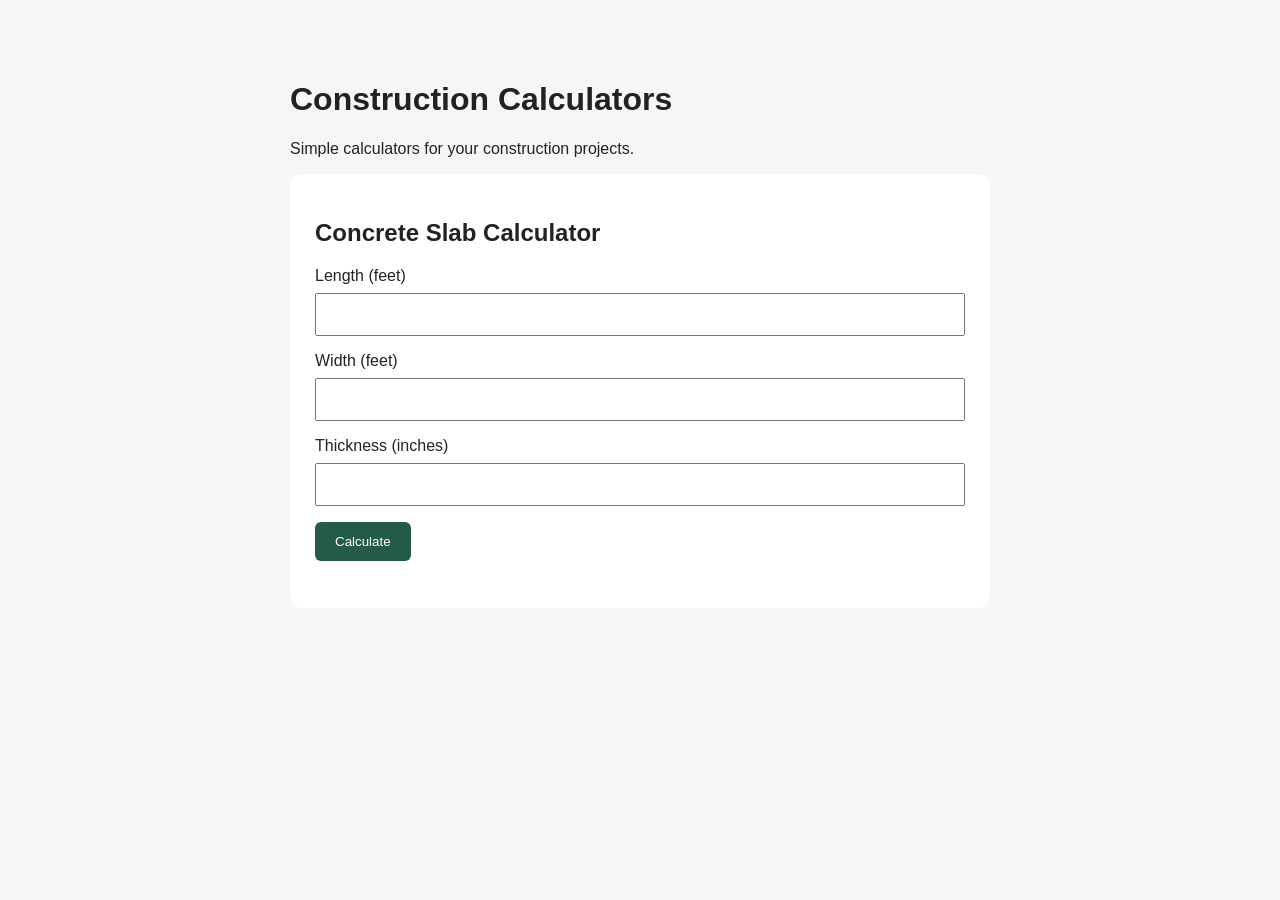
<file: Index.html>
<!DOCTYPE html>
<html lang="en">
<head>
  <meta charset="UTF-8">
  <meta name="viewport" content="width=device-width, initial-scale=1">
  <title>Construction Calculators</title>
  <style>
    body { font-family: Arial, sans-serif; max-width: 700px; margin: 40px auto; padding: 20px; background: #f5f6f8; color: #222; }
    .calculator { background: white; padding: 25px; border-radius: 12px; }
    input { display: block; width: 100%; box-sizing: border-box; padding: 12px; margin: 8px 0 16px; }
    button { padding: 12px 20px; background: #245b46; color: white; border: none; border-radius: 6px; cursor: pointer; }
    #result { font-size: 22px; font-weight: bold; }
  </style>
</head>
<body>
  <h1>Construction Calculators</h1>
  <p>Simple calculators for your construction projects.</p>
  <div class="calculator">
    <h2>Concrete Slab Calculator</h2>
    <label for="length">Length (feet)</label>
    <input id="length" type="number" min="0" step="any">
    <label for="width">Width (feet)</label>
    <input id="width" type="number" min="0" step="any">
    <label for="thickness">Thickness (inches)</label>
    <input id="thickness" type="number" min="0" step="any">
    <button onclick="calculate()">Calculate</button>
    <p id="result" aria-live="polite"></p>
  </div>
  <script>
    function calculate() {
      const l = Number(document.getElementById('length').value);
      const w = Number(document.getElementById('width').value);
      const t = Number(document.getElementById('thickness').value);
      const result = document.getElementById('result');
      if (l <= 0 || w <= 0 || t <= 0) {
        result.textContent = 'Enter positive dimensions.';
        return;
      }
      const yards = l * w * (t / 12) / 27;
      result.textContent = 'Concrete needed: ' + yards.toFixed(2) + ' cubic yards';
    }
  </script>
</body>
</html>
</file>
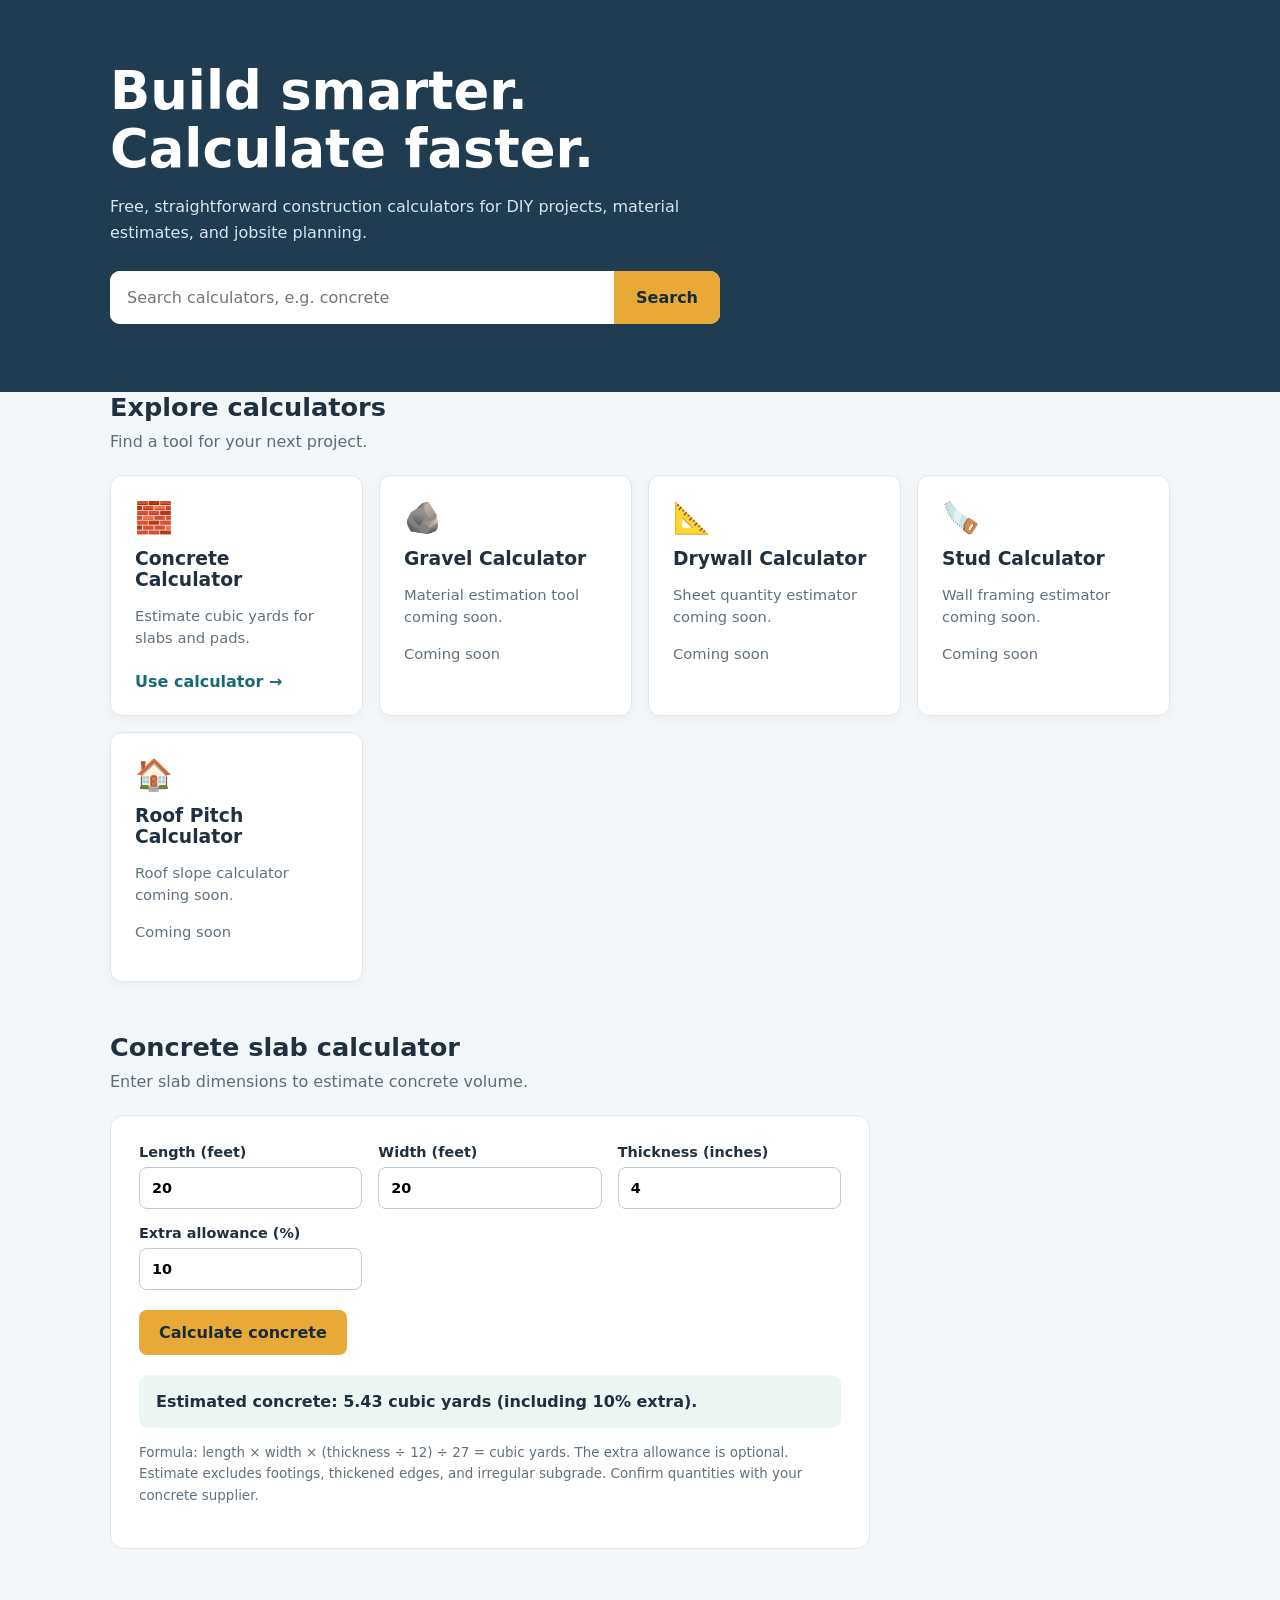
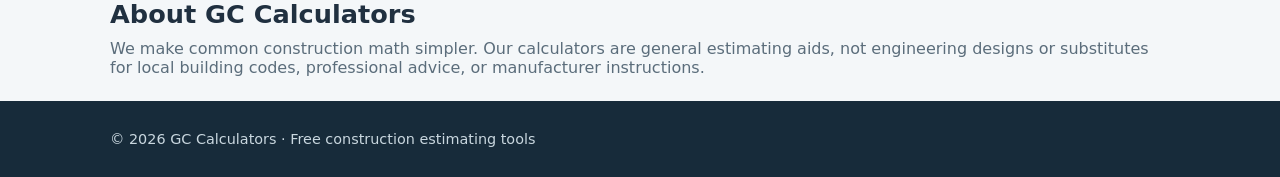
<file: index.html>
<!doctype html>
<html lang="en">
<head>
<meta charset="utf-8"><meta name="viewport" content="width=device-width,initial-scale=1">
<meta name="description" content="Free construction calculators for concrete, gravel, drywall, framing, and roofing projects.">
<title>GC Calculators | Free Construction Calculators</title>
<style>
:root{font-family:system-ui,-apple-system,Segoe UI,sans-serif;color:#203040;background:#f4f7f9}*{box-sizing:border-box}body{margin:0}a{color:inherit;text-decoration:none}button,input{font:inherit}.wrap{max-width:1100px;margin:auto;padding:0 20px}.top{background:#172b3a;color:#fff}.nav{display:flex;align-items:center;justify-content:space-between;gap:16px;min-height:76px;flex-wrap:wrap}.brand{font-size:1.4rem;font-weight:800}.brand span{color:#ffbd4a}.links{display:flex;gap:20px;flex-wrap:wrap;font-size:.92rem}.links a:hover{color:#ffbd4a}.hero{background:#203c50;color:white;padding:62px 0 68px}.hero h1{font-size:clamp(2rem,5vw,3.3rem);line-height:1.1;margin:0 0 16px}.hero p{color:#d8e5ee;max-width:600px;line-height:1.6}.search{display:flex;background:#fff;max-width:610px;border-radius:10px;overflow:hidden;margin-top:26px}.search input{border:0;outline:0;padding:17px;flex:1;min-width:0;color:#172b3a}.search button{background:#e9a936;border:0;padding:0 22px;font-weight:700;color:#172b3a;cursor:pointer}main{padding:40px 0 70px}h2{font-size:1.6rem;margin:0 0 10px}.sub{color:#5b6d7b;margin:0 0 24px}.cards{display:grid;grid-template-columns:repeat(auto-fit,minmax(220px,1fr));gap:16px}.card{background:#fff;border:1px solid #e0e7ec;border-radius:12px;padding:24px;box-shadow:0 3px 12px #142a3909}.card .symbol{font-size:1.9rem}.card h3{margin:12px 0 8px}.card p{color:#60717e;line-height:1.5;font-size:.92rem}.card a{display:inline-block;color:#176b74;font-weight:700;margin-top:8px}.card[hidden]{display:none}.section{margin-top:50px}.calc{background:#fff;border:1px solid #dfe7eb;border-radius:14px;padding:28px;max-width:760px}.fields{display:grid;grid-template-columns:repeat(auto-fit,minmax(170px,1fr));gap:16px}.fields label{display:block;font-weight:650;font-size:.9rem}.fields input{width:100%;padding:12px;margin-top:7px;border:1px solid #bfcbd2;border-radius:8px}.primary{background:#e9a936;color:#172b3a;border:0;border-radius:8px;padding:13px 20px;font-weight:750;cursor:pointer;margin-top:20px}.result{background:#edf6f3;padding:17px;border-radius:9px;margin-top:20px;font-weight:750}.note{color:#61717d;font-size:.84rem;line-height:1.6}.empty{display:none;margin-top:20px;color:#6b3940}footer{background:#172b3a;color:#c9d7df;padding:30px 0;font-size:.9rem}footer a{text-decoration:underline}@media(max-width:540px){.nav{padding:15px 0}.links{gap:12px}.hero{padding:42px 0}.search button{padding:0 13px}.calc{padding:20px}}
</style>
</head>
<body>
<section class="hero" id="home"><div class="wrap"><h1>Build smarter.<br>Calculate faster.</h1><p>Free, straightforward construction calculators for DIY projects, material estimates, and jobsite planning.</p><form class="search" id="searchForm" role="search"><input id="searchInput" type="search" placeholder="Search calculators, e.g. concrete" aria-label="Search calculators"><button type="submit">Search</button></form></div></section>
<main class="wrap"><section id="calculators"><h2>Explore calculators</h2><p class="sub">Find a tool for your next project.</p><div class="cards" id="cards">
<article class="card" data-terms="concrete slab cement volume cubic yards"><div class="symbol">🧱</div><h3>Concrete Calculator</h3><p>Estimate cubic yards for slabs and pads.</p><a href="concrete.html">Use calculator →</a></article>
<article class="card" data-terms="gravel stone aggregate driveway"><div class="symbol">🪨</div><h3>Gravel Calculator</h3><p>Material estimation tool coming soon.</p><p class="note">Coming soon</p></article>
<article class="card" data-terms="drywall sheetrock wall panels"><div class="symbol">📐</div><h3>Drywall Calculator</h3><p>Sheet quantity estimator coming soon.</p><p class="note">Coming soon</p></article>
<article class="card" data-terms="framing studs lumber walls"><div class="symbol">🪚</div><h3>Stud Calculator</h3><p>Wall framing estimator coming soon.</p><p class="note">Coming soon</p></article>
<article class="card" data-terms="roof roofing pitch slope"><div class="symbol">🏠</div><h3>Roof Pitch Calculator</h3><p>Roof slope calculator coming soon.</p><p class="note">Coming soon</p></article>
</div><p id="empty" class="empty" role="status">No matching calculators found. Try another search.</p></section>
<section class="section" id="concrete"><h2>Concrete slab calculator</h2><p class="sub">Enter slab dimensions to estimate concrete volume.</p><div class="calc"><form id="concreteForm"><div class="fields"><label>Length (feet)<input name="length" type="number" min="0.01" step="any" value="20" required></label><label>Width (feet)<input name="width" type="number" min="0.01" step="any" value="20" required></label><label>Thickness (inches)<input name="thickness" type="number" min="0.01" step="any" value="4" required></label><label>Extra allowance (%)<input name="waste" type="number" min="0" max="100" step="any" value="10" required></label></div><button class="primary" type="submit">Calculate concrete</button></form><div id="result" class="result" role="status" aria-live="polite">Estimated concrete: 5.43 cubic yards (including 10% extra).</div><p class="note">Formula: length × width × (thickness ÷ 12) ÷ 27 = cubic yards. The extra allowance is optional. Estimate excludes footings, thickened edges, and irregular subgrade. Confirm quantities with your concrete supplier.</p></div></section>
<section class="section" id="about"><h2>About GC Calculators</h2><p class="sub">We make common construction math simpler. Our calculators are general estimating aids, not engineering designs or substitutes for local building codes, professional advice, or manufacturer instructions.</p></section></main>
<footer><div class="wrap">© <span id="year"></span> GC Calculators · Free construction estimating tools</div></footer>
<script>
document.getElementById('year').textContent=new Date().getFullYear();
const search=document.getElementById('searchInput');const cards=[...document.querySelectorAll('.card')];
function filter(){const q=search.value.trim().toLowerCase();let count=0;cards.forEach(c=>{const match=(c.textContent+' '+c.dataset.terms).toLowerCase().includes(q);c.hidden=!match;if(match)count++});document.getElementById('empty').style.display=count?'none':'block'}
search.addEventListener('input',filter);document.getElementById('searchForm').addEventListener('submit',e=>{e.preventDefault();filter();document.getElementById('calculators').scrollIntoView({behavior:'smooth'})});
document.getElementById('concreteForm').addEventListener('submit',e=>{e.preventDefault();const f=e.currentTarget;const l=Number(f.elements.length.value),w=Number(f.elements.width.value),t=Number(f.elements.thickness.value),extra=Number(f.elements.waste.value);const output=document.getElementById('result');if(![l,w,t,extra].every(Number.isFinite)||l<=0||w<=0||t<=0||extra<0||extra>100){output.textContent='Please enter valid positive dimensions and an allowance from 0% to 100%.';return}const base=l*w*(t/12)/27;output.textContent=`Estimated concrete: ${(base*(1+extra/100)).toFixed(2)} cubic yards (base ${base.toFixed(2)} yd³; including ${extra}% extra).`});
</script>
</body></html>
</file>
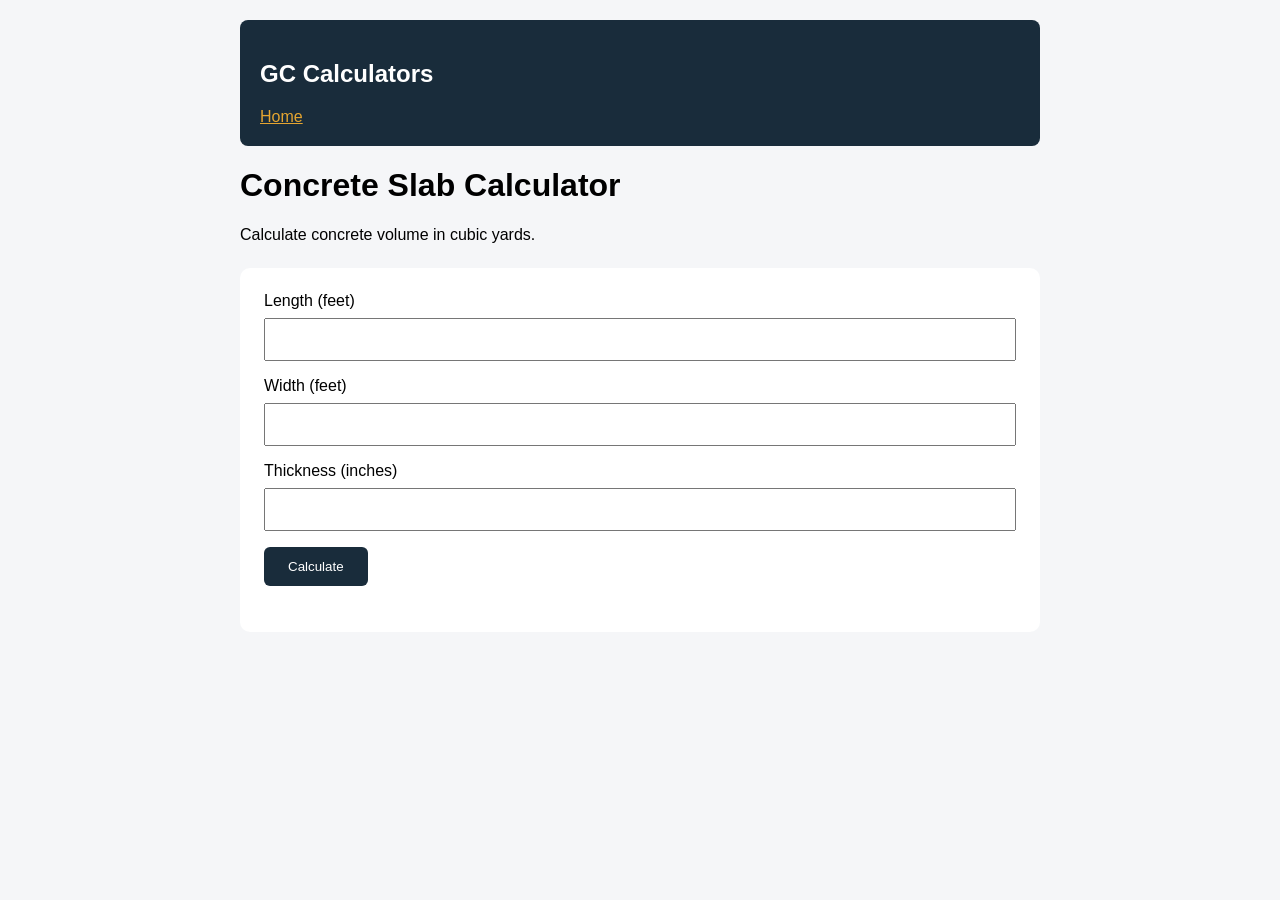
<file: Concrete.html>
<!DOCTYPE html>
<html lang="en">
<head>
  <meta charset="UTF-8">
  <meta name="viewport"
        content="width=device-width, initial-scale=1">
  <title>Concrete Calculator | GC Calculators</title>
  <style>
    body {
      font-family: Arial, sans-serif;
      max-width: 800px;
      margin: 0 auto;
      padding: 20px;
      background: #f5f6f8;
    }
    header {
      background: #192c3b;
      color: white;
      padding: 20px;
      border-radius: 8px;
    }
    a { color: #e5a530; }
    .calculator {
      background: white;
      padding: 24px;
      margin-top: 24px;
      border-radius: 10px;
    }
    input {
      display: block;
      width: 100%;
      box-sizing: border-box;
      padding: 12px;
      margin: 8px 0 16px;
    }
    button {
      background: #192c3b;
      color: white;
      border: none;
      padding: 12px 24px;
      border-radius: 6px;
    }
    #result {
      font-size: 22px;
      font-weight: bold;
    }
  </style>
</head>
<body>
  <header>
    <h2>GC Calculators</h2>
    <a href="./">Home</a>
  </header>

  <main>
    <h1>Concrete Slab Calculator</h1>
    <p>Calculate concrete volume in cubic yards.</p>

    <div class="calculator">
      <label for="length">Length (feet)</label>
      <input id="length" type="number" min="0" step="any">

      <label for="width">Width (feet)</label>
      <input id="width" type="number" min="0" step="any">

      <label for="depth">Thickness (inches)</label>
      <input id="depth" type="number" min="0" step="any">

      <button onclick="calculate()">Calculate</button>
      <p id="result" aria-live="polite"></p>
    </div>
  </main>

  <script>
    function calculate() {
      const l = Number(document.getElementById('length').value);
      const w = Number(document.getElementById('width').value);
      const d = Number(document.getElementById('depth').value);
      const result = document.getElementById('result');

      if (l <= 0 || w <= 0 || d <= 0) {
        result.textContent = 'Enter positive dimensions.';
        return;
      }

      const yards = l * w * (d / 12) / 27;
      result.textContent =
        'Concrete needed: ' + yards.toFixed(2) + ' cubic yards';
    }
  </script>
</body>
</html>
</file>
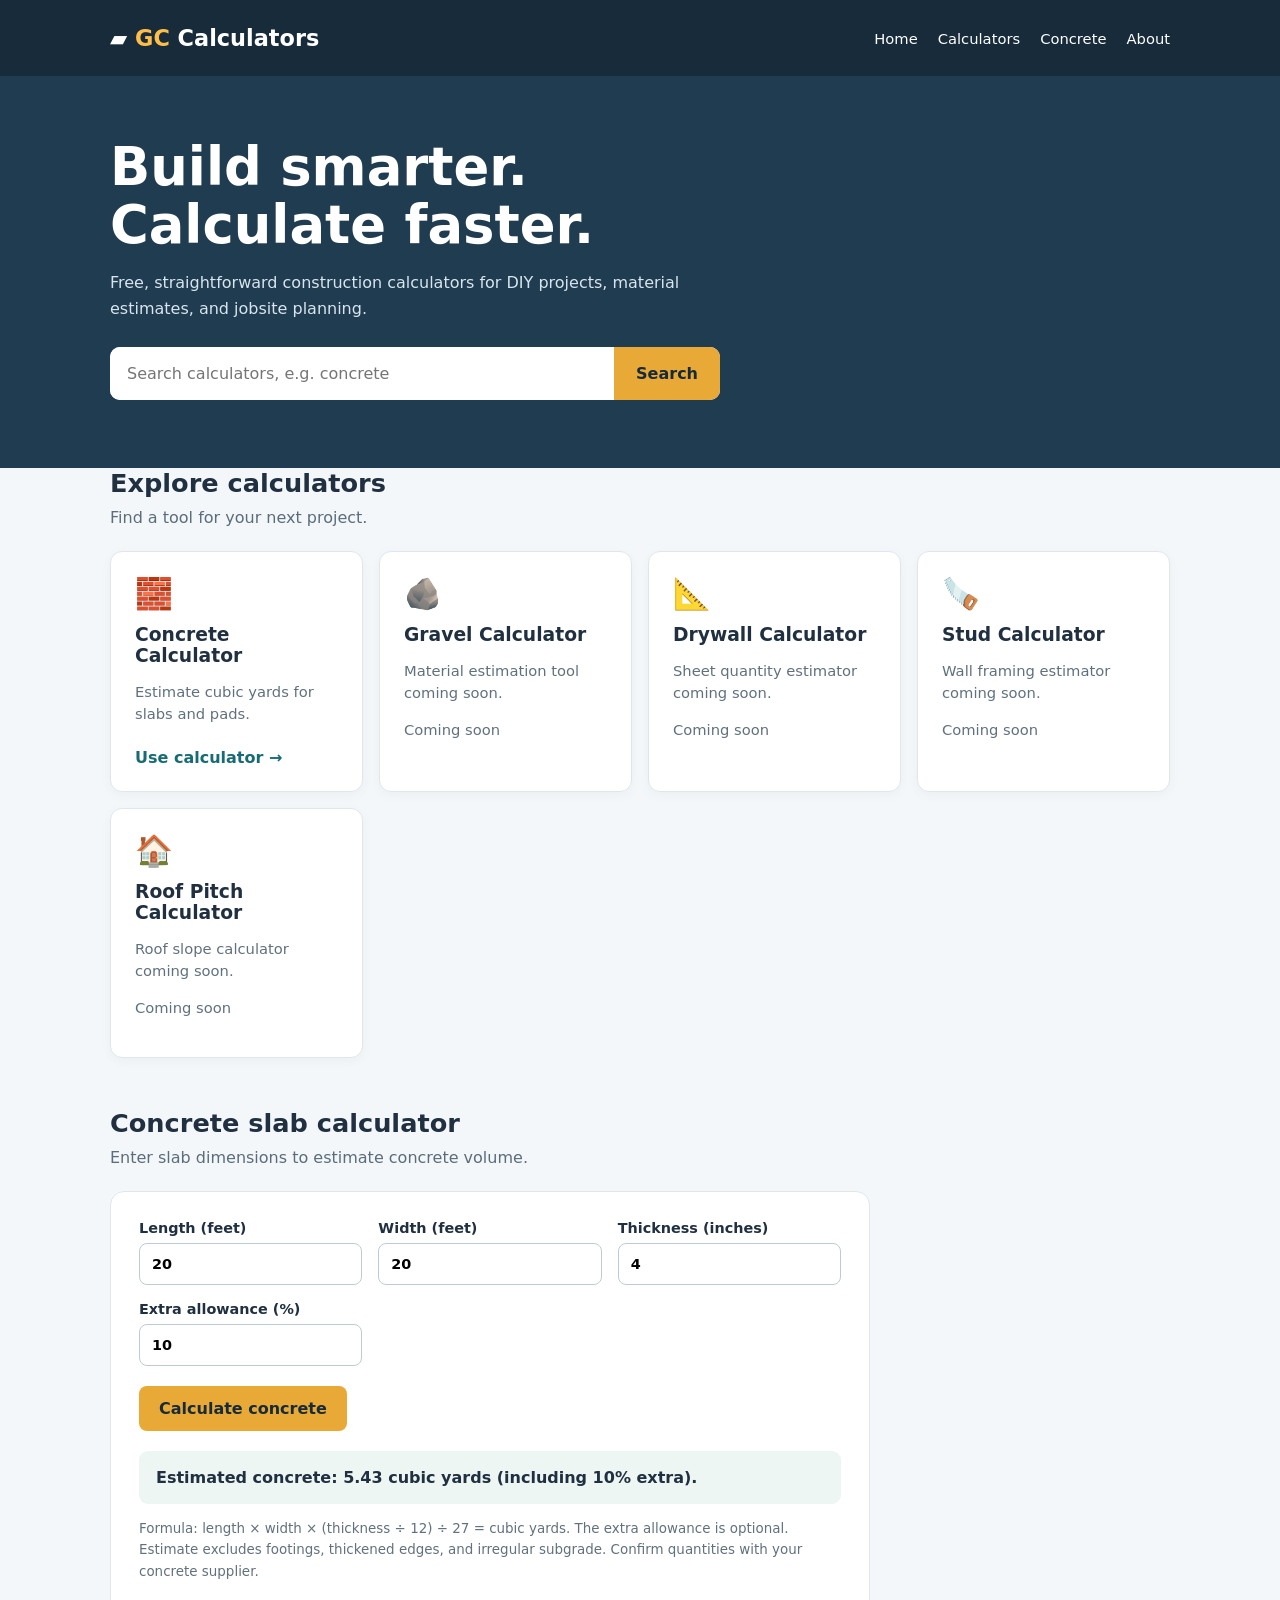
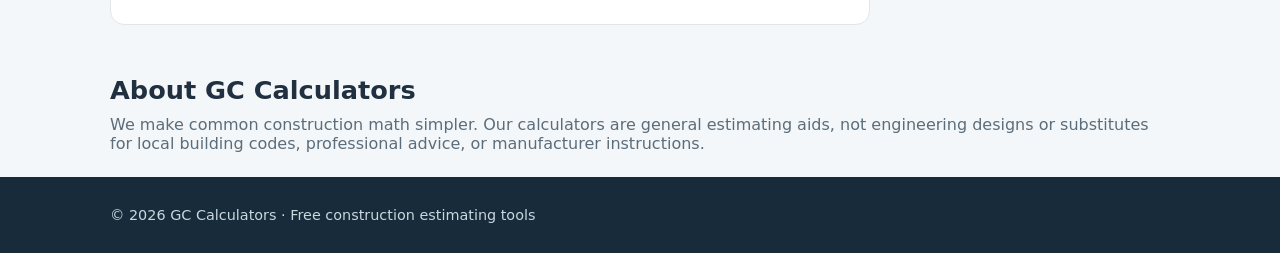
<file: GC-Calculators-index.html>
<!doctype html>
<html lang="en">
<head>
<meta charset="utf-8"><meta name="viewport" content="width=device-width,initial-scale=1">
<meta name="description" content="Free construction calculators for concrete, gravel, drywall, framing, and roofing projects.">
<title>GC Calculators | Free Construction Calculators</title>
<style>
:root{font-family:system-ui,-apple-system,Segoe UI,sans-serif;color:#203040;background:#f4f7f9}*{box-sizing:border-box}body{margin:0}a{color:inherit;text-decoration:none}button,input{font:inherit}.wrap{max-width:1100px;margin:auto;padding:0 20px}.top{background:#172b3a;color:#fff}.nav{display:flex;align-items:center;justify-content:space-between;gap:16px;min-height:76px;flex-wrap:wrap}.brand{font-size:1.4rem;font-weight:800}.brand span{color:#ffbd4a}.links{display:flex;gap:20px;flex-wrap:wrap;font-size:.92rem}.links a:hover{color:#ffbd4a}.hero{background:#203c50;color:white;padding:62px 0 68px}.hero h1{font-size:clamp(2rem,5vw,3.3rem);line-height:1.1;margin:0 0 16px}.hero p{color:#d8e5ee;max-width:600px;line-height:1.6}.search{display:flex;background:#fff;max-width:610px;border-radius:10px;overflow:hidden;margin-top:26px}.search input{border:0;outline:0;padding:17px;flex:1;min-width:0;color:#172b3a}.search button{background:#e9a936;border:0;padding:0 22px;font-weight:700;color:#172b3a;cursor:pointer}main{padding:40px 0 70px}h2{font-size:1.6rem;margin:0 0 10px}.sub{color:#5b6d7b;margin:0 0 24px}.cards{display:grid;grid-template-columns:repeat(auto-fit,minmax(220px,1fr));gap:16px}.card{background:#fff;border:1px solid #e0e7ec;border-radius:12px;padding:24px;box-shadow:0 3px 12px #142a3909}.card .symbol{font-size:1.9rem}.card h3{margin:12px 0 8px}.card p{color:#60717e;line-height:1.5;font-size:.92rem}.card a{display:inline-block;color:#176b74;font-weight:700;margin-top:8px}.card[hidden]{display:none}.section{margin-top:50px}.calc{background:#fff;border:1px solid #dfe7eb;border-radius:14px;padding:28px;max-width:760px}.fields{display:grid;grid-template-columns:repeat(auto-fit,minmax(170px,1fr));gap:16px}.fields label{display:block;font-weight:650;font-size:.9rem}.fields input{width:100%;padding:12px;margin-top:7px;border:1px solid #bfcbd2;border-radius:8px}.primary{background:#e9a936;color:#172b3a;border:0;border-radius:8px;padding:13px 20px;font-weight:750;cursor:pointer;margin-top:20px}.result{background:#edf6f3;padding:17px;border-radius:9px;margin-top:20px;font-weight:750}.note{color:#61717d;font-size:.84rem;line-height:1.6}.empty{display:none;margin-top:20px;color:#6b3940}footer{background:#172b3a;color:#c9d7df;padding:30px 0;font-size:.9rem}footer a{text-decoration:underline}@media(max-width:540px){.nav{padding:15px 0}.links{gap:12px}.hero{padding:42px 0}.search button{padding:0 13px}.calc{padding:20px}}
</style>
</head>
<body>
<header class="top"><div class="wrap nav"><a class="brand" href="#home">▰ <span>GC</span> Calculators</a><nav class="links" aria-label="Main navigation"><a href="#home">Home</a><a href="#calculators">Calculators</a><a href="#concrete">Concrete</a><a href="#about">About</a></nav></div></header>
<section class="hero" id="home"><div class="wrap"><h1>Build smarter.<br>Calculate faster.</h1><p>Free, straightforward construction calculators for DIY projects, material estimates, and jobsite planning.</p><form class="search" id="searchForm" role="search"><input id="searchInput" type="search" placeholder="Search calculators, e.g. concrete" aria-label="Search calculators"><button type="submit">Search</button></form></div></section>
<main class="wrap"><section id="calculators"><h2>Explore calculators</h2><p class="sub">Find a tool for your next project.</p><div class="cards" id="cards">
<article class="card" data-terms="concrete slab cement volume cubic yards"><div class="symbol">🧱</div><h3>Concrete Calculator</h3><p>Estimate cubic yards for slabs and pads.</p><a href="#concrete">Use calculator →</a></article>
<article class="card" data-terms="gravel stone aggregate driveway"><div class="symbol">🪨</div><h3>Gravel Calculator</h3><p>Material estimation tool coming soon.</p><p class="note">Coming soon</p></article>
<article class="card" data-terms="drywall sheetrock wall panels"><div class="symbol">📐</div><h3>Drywall Calculator</h3><p>Sheet quantity estimator coming soon.</p><p class="note">Coming soon</p></article>
<article class="card" data-terms="framing studs lumber walls"><div class="symbol">🪚</div><h3>Stud Calculator</h3><p>Wall framing estimator coming soon.</p><p class="note">Coming soon</p></article>
<article class="card" data-terms="roof roofing pitch slope"><div class="symbol">🏠</div><h3>Roof Pitch Calculator</h3><p>Roof slope calculator coming soon.</p><p class="note">Coming soon</p></article>
</div><p id="empty" class="empty" role="status">No matching calculators found. Try another search.</p></section>
<section class="section" id="concrete"><h2>Concrete slab calculator</h2><p class="sub">Enter slab dimensions to estimate concrete volume.</p><div class="calc"><form id="concreteForm"><div class="fields"><label>Length (feet)<input name="length" type="number" min="0.01" step="any" value="20" required></label><label>Width (feet)<input name="width" type="number" min="0.01" step="any" value="20" required></label><label>Thickness (inches)<input name="thickness" type="number" min="0.01" step="any" value="4" required></label><label>Extra allowance (%)<input name="waste" type="number" min="0" max="100" step="any" value="10" required></label></div><button class="primary" type="submit">Calculate concrete</button></form><div id="result" class="result" role="status" aria-live="polite">Estimated concrete: 5.43 cubic yards (including 10% extra).</div><p class="note">Formula: length × width × (thickness ÷ 12) ÷ 27 = cubic yards. The extra allowance is optional. Estimate excludes footings, thickened edges, and irregular subgrade. Confirm quantities with your concrete supplier.</p></div></section>
<section class="section" id="about"><h2>About GC Calculators</h2><p class="sub">We make common construction math simpler. Our calculators are general estimating aids, not engineering designs or substitutes for local building codes, professional advice, or manufacturer instructions.</p></section></main>
<footer><div class="wrap">© <span id="year"></span> GC Calculators · Free construction estimating tools</div></footer>
<script>
document.getElementById('year').textContent=new Date().getFullYear();
const search=document.getElementById('searchInput');const cards=[...document.querySelectorAll('.card')];
function filter(){const q=search.value.trim().toLowerCase();let count=0;cards.forEach(c=>{const match=(c.textContent+' '+c.dataset.terms).toLowerCase().includes(q);c.hidden=!match;if(match)count++});document.getElementById('empty').style.display=count?'none':'block'}
search.addEventListener('input',filter);document.getElementById('searchForm').addEventListener('submit',e=>{e.preventDefault();filter();document.getElementById('calculators').scrollIntoView({behavior:'smooth'})});
document.getElementById('concreteForm').addEventListener('submit',e=>{e.preventDefault();const f=e.currentTarget;const l=Number(f.elements.length.value),w=Number(f.elements.width.value),t=Number(f.elements.thickness.value),extra=Number(f.elements.waste.value);const output=document.getElementById('result');if(![l,w,t,extra].every(Number.isFinite)||l<=0||w<=0||t<=0||extra<0||extra>100){output.textContent='Please enter valid positive dimensions and an allowance from 0% to 100%.';return}const base=l*w*(t/12)/27;output.textContent=`Estimated concrete: ${(base*(1+extra/100)).toFixed(2)} cubic yards (base ${base.toFixed(2)} yd³; including ${extra}% extra).`});
</script>
</body></html>
</file>
